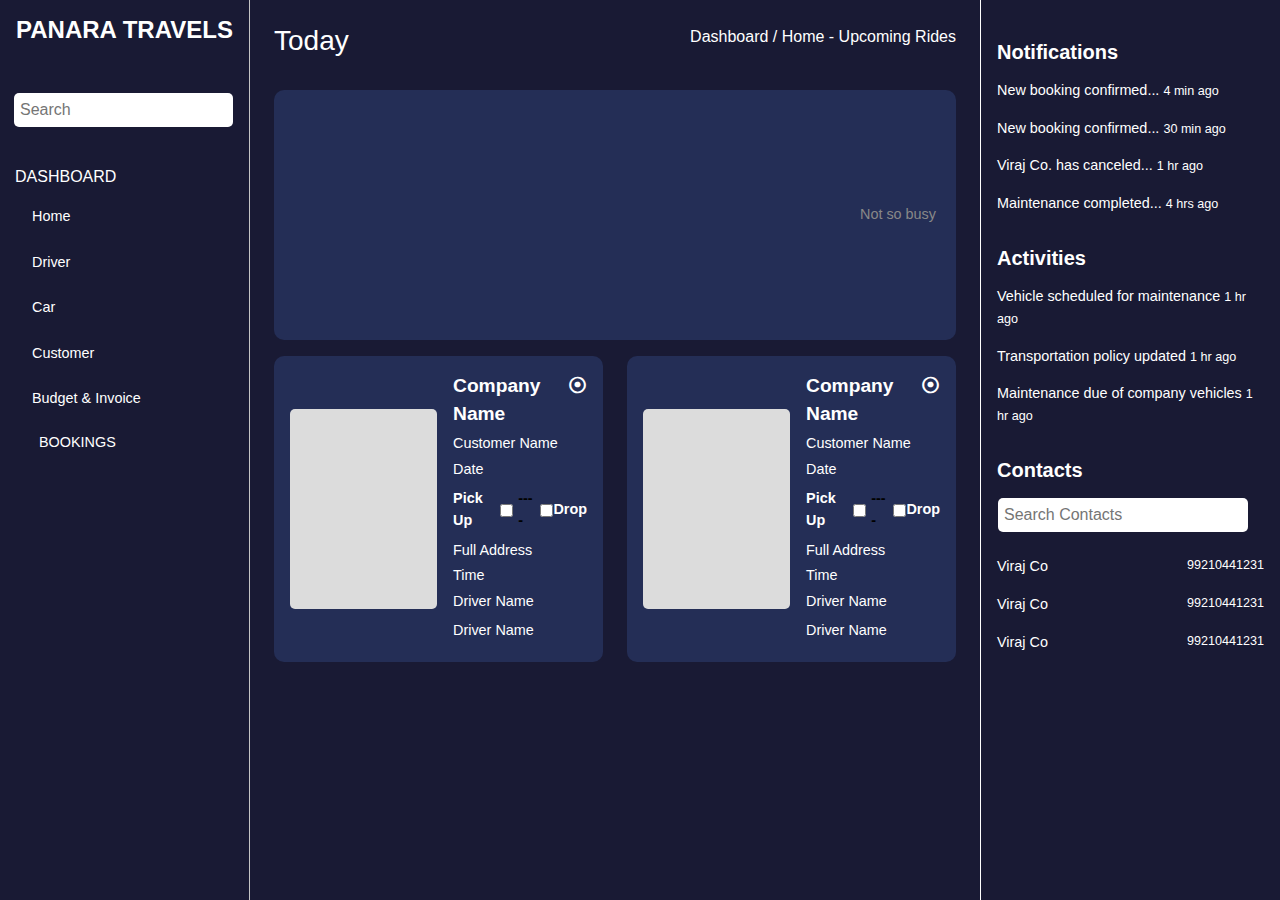
<file: index.html>
<!DOCTYPE html>
<html lang="en">
<head>
  <meta charset="UTF-8">
  <meta name="viewport" content="width=device-width, initial-scale=1.0">
  <title>Dashboard</title>
  <link href="https://cdn.jsdelivr.net/npm/bootstrap@5.3.0-alpha1/dist/css/bootstrap.min.css" rel="stylesheet">
  <link rel="stylesheet" href="Mainstyles.css">
  <style>
    /* Main content styling */  
    .chart-section {
      background-color: #242E56;
      border-radius: 10px;
      padding: 1rem;
      margin-bottom: 1rem;
      height: 250px;
      position: relative;
    }
  
    .chart-text {
      position: absolute;
      right: 20px;
      top: 50%;
      transform: translateY(-50%);
      font-size: 0.9rem;
      color: #888;
    }
  
    /* Ride cards */
    .ride-card {
      display: flex;
      align-items: center;
      background-color: #242E56;
      border-radius: 10px;
      padding: 1rem;
      margin-bottom: 1rem;
      color: black;
    }
  
    .white-square {
      width: 180px;
      height: 200px;
      background-color: #dcdcdc;
      border-radius: 5px;
      margin-right: 1rem;
    }
  
    .card-content {
      display: flex;
      flex-direction: column;
      flex-grow: 1;
    }
  
    .card-header {
      display: flex;
      justify-content: space-between;
      font-size: 1.2rem;
      font-weight: bold;
      color: rgb(255, 255, 255);
    }
  
    .card-body p {
      margin: 0.25rem 0;
      font-size: 0.9rem;
      color: 
      rgb(255, 255, 255);
    }
  
    .pickup-drop {
      display: flex;
      align-items: center;
      font-weight: bold;
      font-size: 0.9rem;
    }
  
    .pickup-drop span {
      margin: 0 5px;
    }
  </style>
</head>
<body>

  <!-- Sidebar -->
  <div class="sidebar">
    <h4>PANARA TRAVELS</h4>
    <br>
    <div class="search-bar" style="margin-left: 14px;">
      <input type="text" placeholder="Search" aria-label="Search">
    </div>
    <br>
    <h6 style="margin-left: 15PX;">DASHBOARD</h6>
    <a href="./index.html"><i class="bi bi-house"></i>Home</a>
    <a href="./driverpage.html"><i class="bi bi-person"></i>Driver</a>
    <a href="./carpage.html"><i class="bi bi-car-front"></i>Car</a>
    <a href="./customerservice.html"><i class="bi bi-people"></i>Customer</a>
    <a href="./budgetandinvoice.html"><i class="bi bi-currency-dollar"></i>Budget & Invoice</a>
    <h6 style="margin-left: 15PX;"><a href="./bookings.html">BOOKINGS</a></h6>
  </div>

  <!-- Main Content -->
  <div class="main-content">
    <div class="main-header mb-4">
      <h3>Today</h3>
      <p>Dashboard / Home - Upcoming Rides</p>
    </div>

    <div class="chart-section">
      <p class="chart-text">Not so busy</p>
    </div>

    <!-- Ride Cards -->
    <div class="row">
      <div class="col-md-6 col-lg-6">
        <div class="ride-card">
          <div class="white-square"></div>
          <div class="card-content">
            <div class="card-header">
              Company Name
              <span>⦿</span>
              
            </div>
            <div class="card-body">
              <p>Customer Name</p>
              <p>Date</p>
              <div class="pickup-drop">
                <p>Pick Up</p>
                <input type="checkbox">
                <span>----</span>
                <input type="checkbox">
                <p>Drop</p>
              </div>
              <p>Full Address</p>
              <p>Time</p>
              <p>Driver Name</p>
              <div style="display: flex; justify-content: space-between;">
                <p>Driver Name</p>
                <!-- <p>Car Number</p>    --> 
              </div>
            </div>
          </div>
        </div>
      </div>

      <div class="col-md-6 col-lg-6">
        <div class="ride-card">
          <div class="white-square"></div>
          <div class="card-content">
            <div class="card-header">
              Company Name
              <span>⦿</span>
             
            </div>
            <div class="card-body">
              <p>Customer Name</p>
              <p>Date</p>
              <div class="pickup-drop">
                <p>Pick Up</p>
                <input type="checkbox">
                <span>----</span>
                <input type="checkbox">
                <p>Drop</p>
              </div>
              <p>Full Address</p>
              <p>Time</p>
              <p>Driver Name</p>
              <div style="display: flex; justify-content: space-between;">
                <p>Driver Name</p>
               <!-- <p>Car Number</p>    --> 
              </div>
            </div>
          </div>
        </div>

      <!-- Additional Ride Cards can be added here -->

    </div>
  </div>

  <!-- Right Panel -->
  <div class="right-panel">
    <h5><a href="./notificationpage.html" style="text-decoration: none; color: white;">Notifications</a></h5>
    <div class="notification-item">New booking confirmed... <small>4 min ago</small></div>
    <div class="notification-item">New booking confirmed... <small>30 min ago</small></div>
    <div class="notification-item">Viraj Co. has canceled... <small>1 hr ago</small></div>
    <div class="notification-item">Maintenance completed... <small>4 hrs ago</small></div>

    <h5><a href="./activities.html" style="text-decoration: none; color: white;">Activities</a></h5>
    <div class="activity-item">Vehicle scheduled for maintenance <small>1 hr ago</small></div>
    <div class="activity-item">Transportation policy updated <small>1 hr ago</small></div>
    <div class="activity-item">Maintenance due of company vehicles <small>1 hr ago</small></div>

    <h5><a href="./contacts.html" style="text-decoration: none; color: white;">Contacts</a></h5>
    <div class="search-bar mt-3" style="margin-left: 1px;">
      <input type="text" placeholder="Search Contacts" aria-label="Search Contacts">
    </div>
    <div class="contact-item">Viraj Co <small>99210441231</small></div>
    <div class="contact-item">Viraj Co <small>99210441231</small></div>
    <div class="contact-item">Viraj Co <small>99210441231</small></div>
  </div>

  <script src="https://cdn.jsdelivr.net/npm/bootstrap@5.3.0-alpha1/dist/js/bootstrap.bundle.min.js"></script>
</body>
</html>
</file>
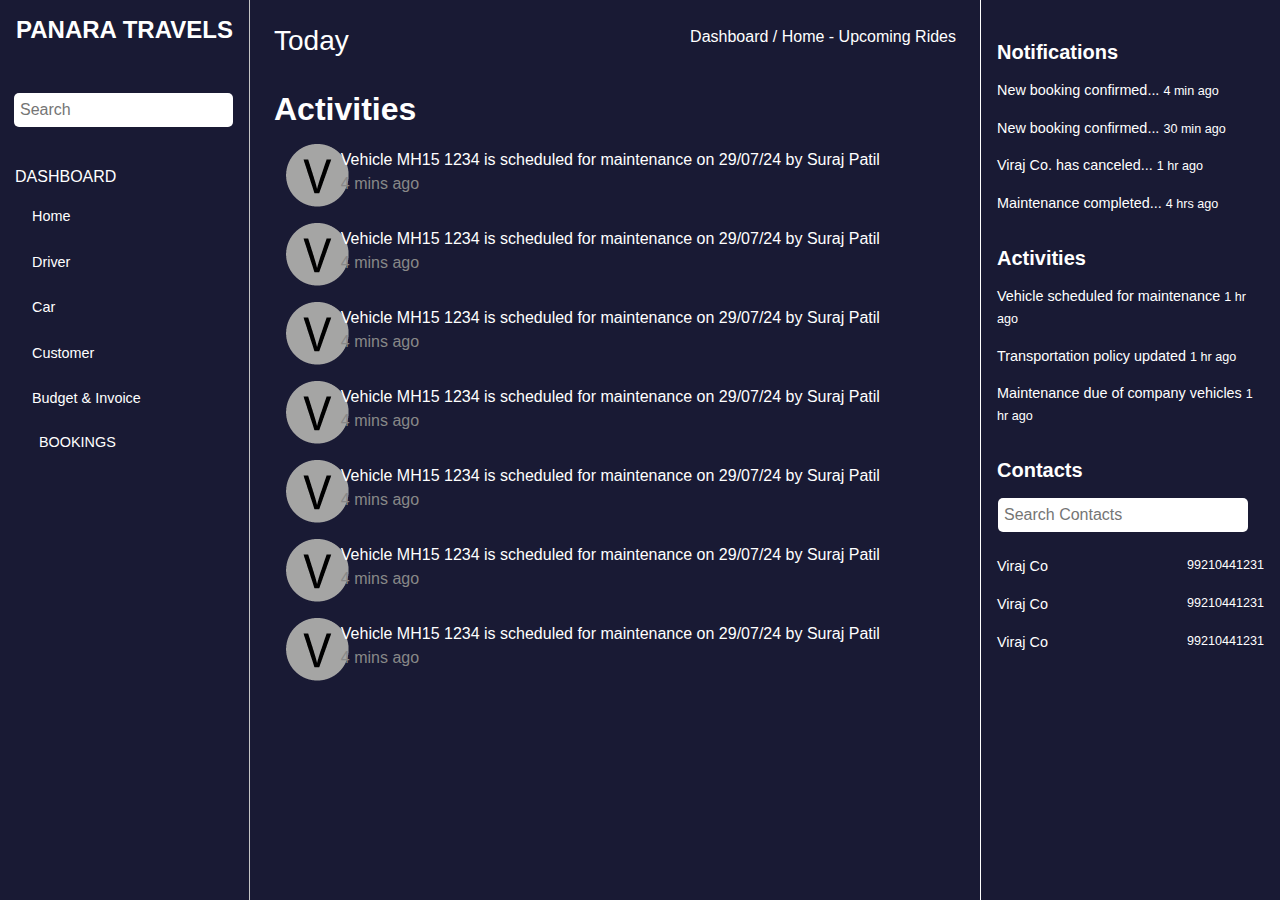
<file: activities.html>
<!DOCTYPE html>
<html lang="en">
<head>
  <meta charset="UTF-8">
  <meta name="viewport" content="width=device-width, initial-scale=1.0">
  <title>Activities</title>
  <link href="https://cdn.jsdelivr.net/npm/bootstrap@5.3.0-alpha1/dist/css/bootstrap.min.css" rel="stylesheet">
  <link rel="stylesheet" href="Mainstyles.css">
</head>
<body>

  <!-- Sidebar -->
  <div class="sidebar">
    <h4>PANARA TRAVELS</h4>
    <br>
    <div class="search-bar" style="margin-left: 14px;">
      <input type="text" placeholder="Search" aria-label="Search">
    </div>
    <br>
    <h6 style="margin-left: 15PX;">DASHBOARD</h6>
    <a href="./index.html"><i class="bi bi-house"></i>Home</a>
    <a href="./driverpage.html"><i class="bi bi-person"></i>Driver</a>
    <a href="./carpage.html"><i class="bi bi-car-front"></i>Car</a>
    <a href="./customerservice.html"><i class="bi bi-people"></i>Customer</a>
    <a href="./budgetandinvoice.html"><i class="bi bi-currency-dollar"></i>Budget & Invoice</a>
    <h6 style="margin-left: 15PX;"><a href="./bookings.html">BOOKINGS</a></h6>
    
  </div>

  <!-- Main Content -->
  <div class="main-content">
    <div class="main-header mb-4">
      <h3>Today</h3>
      <p>Dashboard / Home - Upcoming Rides</p>
    </div>

    <!-- <div class="row">
    </div>       -->

    <h2><b>Activities</b></h2>
    <div class="container row my-3">
      <div class="container col-1">
        <img src="./LogoIcon.png" alt="">
      </div>
      <div class="container col py-1">
        <div class="container row">
          Vehicle MH15 1234 is scheduled for maintenance on 29/07/24 by Suraj Patil
        </div>
        <div class="container row" style="color:#888;">
          4 mins ago
        </div>
      </div>
    </div>

    <div class="container row my-3">
      <div class="container col-1">
        <img src="./LogoIcon.png" alt="">
      </div>
      <div class="container col py-1">
        <div class="container row">
          Vehicle MH15 1234 is scheduled for maintenance on 29/07/24 by Suraj Patil
        </div>
        <div class="container row" style="color:#888;">
          4 mins ago
        </div>
      </div>
    </div>

    <div class="container row my-3">
      <div class="container col-1">
        <img src="./LogoIcon.png" alt="">
      </div>
      <div class="container col py-1">
        <div class="container row">
          Vehicle MH15 1234 is scheduled for maintenance on 29/07/24 by Suraj Patil
        </div>
        <div class="container row" style="color:#888;">
          4 mins ago
        </div>
      </div>
    </div>

    <div class="container row my-3">
      <div class="container col-1">
        <img src="./LogoIcon.png" alt="">
      </div>
      <div class="container col py-1">
        <div class="container row">
          Vehicle MH15 1234 is scheduled for maintenance on 29/07/24 by Suraj Patil
        </div>
        <div class="container row" style="color:#888;">
          4 mins ago
        </div>
      </div>
    </div>

    <div class="container row my-3">
      <div class="container col-1">
        <img src="./LogoIcon.png" alt="">
      </div>
      <div class="container col py-1">
        <div class="container row">
          Vehicle MH15 1234 is scheduled for maintenance on 29/07/24 by Suraj Patil
        </div>
        <div class="container row" style="color:#888;">
          4 mins ago
        </div>
      </div>
    </div>

    <div class="container row my-3">
      <div class="container col-1">
        <img src="./LogoIcon.png" alt="">
      </div>
      <div class="container col py-1">
        <div class="container row">
          Vehicle MH15 1234 is scheduled for maintenance on 29/07/24 by Suraj Patil
        </div>
        <div class="container row" style="color:#888;">
          4 mins ago
        </div>
      </div>
    </div>

    <div class="container row my-3">
      <div class="container col-1">
        <img src="./LogoIcon.png" alt="">
      </div>
      <div class="container col py-1">
        <div class="container row">
          Vehicle MH15 1234 is scheduled for maintenance on 29/07/24 by Suraj Patil
        </div>
        <div class="container row" style="color:#888;">
          4 mins ago
        </div>
      </div>
    </div>
  </div>

  <!-- Right Panel -->
  <div class="right-panel">
    <h5><a href="./notificationpage.html" style="text-decoration: none; color: white;">Notifications</a></h5>
    <div class="notification-item">New booking confirmed... <small>4 min ago</small></div>
    <div class="notification-item">New booking confirmed... <small>30 min ago</small></div>
    <div class="notification-item">Viraj Co. has canceled... <small>1 hr ago</small></div>
    <div class="notification-item">Maintenance completed... <small>4 hrs ago</small></div>

    <h5><a href="./activities.html" style="text-decoration: none; color: white;">Activities</a></h5>
    <div class="activity-item">Vehicle scheduled for maintenance <small>1 hr ago</small></div>
    <div class="activity-item">Transportation policy updated <small>1 hr ago</small></div>
    <div class="activity-item">Maintenance due of company vehicles <small>1 hr ago</small></div>

    <h5><a href="./contacts.html" style="text-decoration: none; color: white;">Contacts</a></h5>
    <div class="search-bar mt-3" style="margin-left: 1px;">
      <input type="text" placeholder="Search Contacts" aria-label="Search Contacts">
    </div>
    <div class="contact-item">Viraj Co <small>99210441231</small></div>
    <div class="contact-item">Viraj Co <small>99210441231</small></div>
    <div class="contact-item">Viraj Co <small>99210441231</small></div>
  </div>

  <script src="https://cdn.jsdelivr.net/npm/bootstrap@5.3.0-alpha1/dist/js/bootstrap.bundle.min.js"></script>
</body>
</html>
</file>
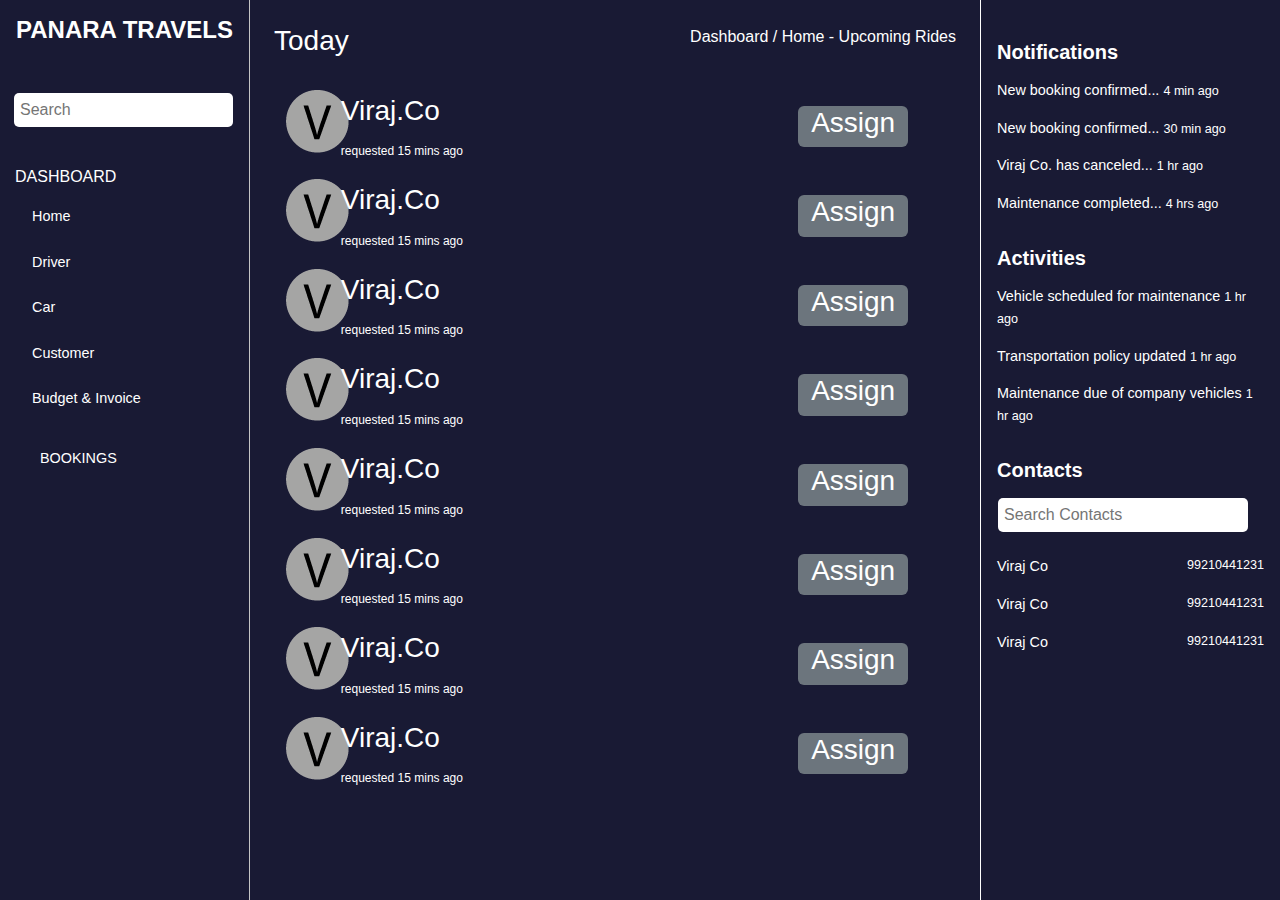
<file: bookings.html>
<!DOCTYPE html>
<html lang="en">
<head>
  <meta charset="UTF-8">
  <meta name="viewport" content="width=device-width, initial-scale=1.0">
  <title>Bookings</title>
  <link href="https://cdn.jsdelivr.net/npm/bootstrap@5.3.0-alpha1/dist/css/bootstrap.min.css" rel="stylesheet">
  <link rel="stylesheet" href="Mainstyles.css">
  <style>
    /* Main content styling */  
    .chart-section {
      background-color: #444;
      border-radius: 10px;
      padding: 1rem;
      margin-bottom: 1rem;
      height: 250px;
      position: relative;
    }
  
    .chart-text {
      position: absolute;
      right: 20px;
      top: 50%;
      transform: translateY(-50%);
      font-size: 0.9rem;
      color: #888;
    }
  
    /* Ride cards */
    .ride-card {
      display: flex;
      align-items: center;
      background-color: #7b7b7b;
      border-radius: 10px;
      padding: 1rem;
      margin-bottom: 1rem;
      color: black;
    }
  
    .white-square {
      width: 180px;
      height: 200px;
      background-color: #dcdcdc;
      border-radius: 5px;
      margin-right: 1rem;
    }
  
    .card-content {
      display: flex;
      flex-direction: column;
      flex-grow: 1;
    }
  
    .card-header {
      display: flex;
      justify-content: space-between;
      font-size: 1.2rem;
      font-weight: bold;
      color: black;
    }
  
    .card-body p {
      margin: 0.25rem 0;
      font-size: 0.9rem;
      color: black;
    }
  
    .pickup-drop {
      display: flex;
      align-items: center;
      font-weight: bold;
      font-size: 0.9rem;
    }
  
    .pickup-drop span {
      margin: 0 5px;
    }
  </style>
</head>
<body>

  <!-- Sidebar -->
  <div class="sidebar">
    <h4>PANARA TRAVELS</h4>
    <br>
    <div class="search-bar" style="margin-left: 14px;">
      <input type="text" placeholder="Search" aria-label="Search">
    </div>
    <br>
    <h6 style="margin-left: 15PX;">DASHBOARD</h6>
    <a href="./index.html"><i class="bi bi-house"></i>Home</a>
    <a href="./driverpage.html"><i class="bi bi-person"></i>Driver</a>
    <a href="./carpage.html"><i class="bi bi-car-front"></i>Car</a>
    <a href="./customerservice.html"><i class="bi bi-people"></i>Customer</a>
    <a href="./budgetandinvoice.html"><i class="bi bi-currency-dollar"></i>Budget & Invoice</a>
    <h5><a href="./bookings.html">BOOKINGS</a></h5>
  </div>

  <!-- Main Content -->
  <div class="main-content">
    <div class="main-header mb-4">
      <h3>Today</h3>
      <p>Dashboard / Home - Upcoming Rides</p>
    </div>
    <div class="container row my-3">
        <div class="container col-1">
          <img src="./LogoIcon.png" alt="">
        </div>
        <div class="container col my-auto py-1">
            <h3>Viraj.Co</h3> 
            <sub>requested 15 mins ago</sub>
        </div>
        <div class="container col-2 bg-secondary my-3 mx-4 rounded-2">
            <h3 style="text-align: center;" class="my-auto">Assign</h3>
        </div>
      </div>
      <div class="container row my-3">
        <div class="container col-1">
          <img src="./LogoIcon.png" alt="">
        </div>
        <div class="container col my-auto py-1">
            <h3>Viraj.Co</h3> 
            <sub>requested 15 mins ago</sub>
        </div>
        <div class="container col-2 bg-secondary my-3 mx-4 rounded-2">
            <h3 style="text-align: center;" class="my-auto">Assign</h3>
        </div>
      </div>
      <div class="container row my-3">
        <div class="container col-1">
          <img src="./LogoIcon.png" alt="">
        </div>
        <div class="container col my-auto py-1">
            <h3>Viraj.Co</h3> 
            <sub>requested 15 mins ago</sub>
        </div>
        <div class="container col-2 bg-secondary my-3 mx-4 rounded-2">
            <h3 style="text-align: center;" class="my-auto">Assign</h3>
        </div>
      </div>
      <div class="container row my-3">
        <div class="container col-1">
          <img src="./LogoIcon.png" alt="">
        </div>
        <div class="container col my-auto py-1">
            <h3>Viraj.Co</h3> 
            <sub>requested 15 mins ago</sub>
        </div>
        <div class="container col-2 bg-secondary my-3 mx-4 rounded-2">
            <h3 style="text-align: center;" class="my-auto">Assign</h3>
        </div>
      </div>
      <div class="container row my-3">
        <div class="container col-1">
          <img src="./LogoIcon.png" alt="">
        </div>
        <div class="container col my-auto py-1">
            <h3>Viraj.Co</h3> 
            <sub>requested 15 mins ago</sub>
        </div>
        <div class="container col-2 bg-secondary my-3 mx-4 rounded-2">
            <h3 style="text-align: center;" class="my-auto">Assign</h3>
        </div>
      </div>
      <div class="container row my-3">
        <div class="container col-1">
          <img src="./LogoIcon.png" alt="">
        </div>
        <div class="container col my-auto py-1">
            <h3>Viraj.Co</h3> 
            <sub>requested 15 mins ago</sub>
        </div>
        <div class="container col-2 bg-secondary my-3 mx-4 rounded-2">
            <h3 style="text-align: center;" class="my-auto">Assign</h3>
        </div>
      </div>
      <div class="container row my-3">
        <div class="container col-1">
          <img src="./LogoIcon.png" alt="">
        </div>
        <div class="container col my-auto py-1">
            <h3>Viraj.Co</h3> 
            <sub>requested 15 mins ago</sub>
        </div>
        <div class="container col-2 bg-secondary my-3 mx-4 rounded-2">
            <h3 style="text-align: center;" class="my-auto">Assign</h3>
        </div>
      </div>
      <div class="container row my-3">
        <div class="container col-1">
          <img src="./LogoIcon.png" alt="">
        </div>
        <div class="container col my-auto py-1">
            <h3>Viraj.Co</h3> 
            <sub>requested 15 mins ago</sub>
        </div>
        <div class="container col-2 bg-secondary my-3 mx-4 rounded-2">
            <h3 style="text-align: center;" class="my-auto">Assign</h3>
        </div>
      </div>
  </div>

  <!-- Right Panel -->
  <div class="right-panel">
    <h5><a href="./notificationpage.html" style="text-decoration: none; color: white;">Notifications</a></h5>
    <div class="notification-item">New booking confirmed... <small>4 min ago</small></div>
    <div class="notification-item">New booking confirmed... <small>30 min ago</small></div>
    <div class="notification-item">Viraj Co. has canceled... <small>1 hr ago</small></div>
    <div class="notification-item">Maintenance completed... <small>4 hrs ago</small></div>

    <h5><a href="./activities.html" style="text-decoration: none; color: white;">Activities</a></h5>
    <div class="activity-item">Vehicle scheduled for maintenance <small>1 hr ago</small></div>
    <div class="activity-item">Transportation policy updated <small>1 hr ago</small></div>
    <div class="activity-item">Maintenance due of company vehicles <small>1 hr ago</small></div>

    <h5><a href="./contacts.html" style="text-decoration: none; color: white;">Contacts</a></h5>
    <div class="search-bar mt-3" style="margin-left: 1px;">
      <input type="text" placeholder="Search Contacts" aria-label="Search Contacts">
    </div>
    <div class="contact-item">Viraj Co <small>99210441231</small></div>
    <div class="contact-item">Viraj Co <small>99210441231</small></div>
    <div class="contact-item">Viraj Co <small>99210441231</small></div>
  </div>

  <script src="https://cdn.jsdelivr.net/npm/bootstrap@5.3.0-alpha1/dist/js/bootstrap.bundle.min.js"></script>
</body>
</html>
</file>
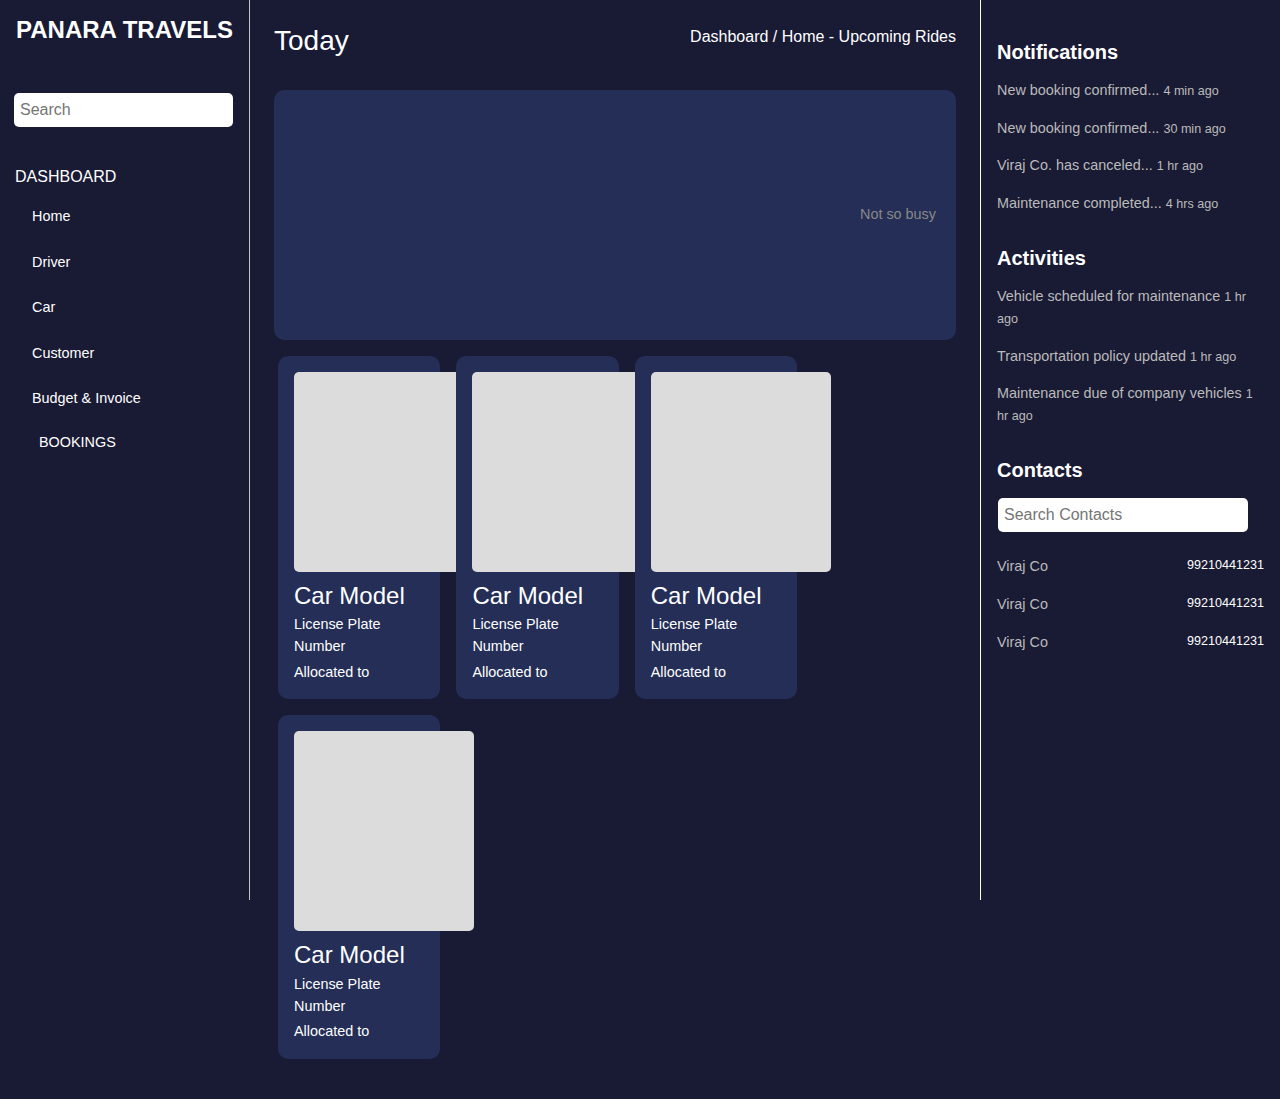
<file: carpage.html>
<!DOCTYPE html>
<html lang="en">
<head>
    <meta charset="UTF-8">
    <meta name="viewport" content="width=device-width, initial-scale=1.0">
    <title>Cars</title>

    <link href="https://cdn.jsdelivr.net/npm/bootstrap@5.3.0-alpha1/dist/css/bootstrap.min.css" rel="stylesheet">
    <link rel="stylesheet" href="Mainstyles.css">
  <style>
    
    /* Main content styling */
   
    .chart-section {
      background-color: #242E56;
      border-radius: 10px;
      padding: 1rem;
      margin-bottom: 1rem;
      height: 250px;
      position: relative;
    }
    .chart-text {
      position: absolute;
      right: 20px;
      top: 50%;
      transform: translateY(-50%);
      font-size: 0.9rem;
      color: #888;
    }

    /* Ride cards */
    .ride-card {
      display: flex;
      align-items: center;
      background-color: #7b7b7b;
      border-radius: 10px;
      padding: 1rem;
      margin-bottom: 1rem;
      color: black;
    }
    .white-square {
      width: 180px;
      height: 200px;
      background-color: #dcdcdc;
      border-radius: 5px;
      margin-right: 1rem;
    }
    .card-content {
      display: flex;
      flex-direction: column;
      flex-grow: 1;
    }
    .card-header {
      display: flex;
      justify-content: space-between;
      font-size: 1.2rem;
      font-weight: bold;
      color: black;
    }
    .card-body p {
      margin: 0.25rem 0;
      font-size: 0.9rem;
      color: rgb(255, 255, 255);
    }
    .pickup-drop {
      display: flex;
      align-items: center;
      font-weight: bold;
      font-size: 0.9rem;
    }
    .pickup-drop span {
      margin: 0 5px;
    }

    /* Driver cards */
    .driver-card {
      background-color: #242E56;
      border-radius: 10px;
      padding: 1rem;
      margin-bottom: 1rem;
      color: rgb(255, 255, 255);
    }
    
    /* Right Panel */
    
    .notification-item, .activity-item, .contact-item {
      font-size: 0.9rem;
      padding: 0.5rem 0;
      color: #bbb;
    }
    
  </style>

</head>
<body>

    <!-- Sidebar -->
    <div class="sidebar">
        <h4>PANARA TRAVELS</h4>
        <br>
        <div class="search-bar" style="margin-left: 14px;">
            <input type="text" placeholder="Search" aria-label="Search">
        </div>
        <br>
        <h6 style="margin-left: 15PX;">DASHBOARD</h6>
        <a href="./index.html"><i class="bi bi-house"></i>Home</a>
    <a href="./driverpage.html"><i class="bi bi-person"></i>Driver</a>
    <a href="./carpage.html"><i class="bi bi-car-front"></i>Car</a>
    <a href="./customerservice.html"><i class="bi bi-people"></i>Customer</a>
    <a href="./budgetandinvoice.html"><i class="bi bi-currency-dollar"></i>Budget & Invoice</a>
    <h6 style="margin-left: 15PX;"><a href="./bookings.html">BOOKINGS</a></h6>
    </div>
    
    <!-- Main Content -->
    <div class="main-content">
        <div class="main-header mb-4">
            <h3>Today</h3>
            <p>Dashboard / Home - Upcoming Rides</p>
        </div>
    
        <div class="chart-section">
            <p class="chart-text">Not so busy</p>
        </div>
    
        <!-- Car Cards -->
        <div class="row">
            <div class="driver-card" style="width:23%; margin-left: 16px;">
                <div class="card-body">
                    <div class="white-square"></div>
                    <h4 class="card-title" style="padding-top:10px ;">Car Model</h4>
                    <p class="card-text">License Plate Number</p>
                    <p class="card-text">Allocated to</p>
                    <!-- <a href="#" class="btn btn-primary">See Profile</a> -->
                </div>
            </div>
            <div class="driver-card" style="width:23%; margin-left: 16px;">
                <div class="card-body">
                    <div class="white-square"></div>
                    <h4 class="card-title" style="padding-top:10px ;">Car Model</h4>
                    <p class="card-text">License Plate Number</p>
                    <p class="card-text">Allocated to</p>
                    <!-- <a href="#" class="btn btn-primary">See Profile</a> -->
                </div>
            </div>
            <div class="driver-card" style="width:23%; margin-left: 16px;">
                <div class="card-body">
                    <div class="white-square"></div>
                    <h4 class="card-title" style="padding-top:10px ;">Car Model</h4>
                    <p class="card-text">License Plate Number</p>
                    <p class="card-text">Allocated to</p>
                    <!-- <a href="#" class="btn btn-primary">See Profile</a> -->
                </div>
            </div>
            <div class="driver-card" style="width:23%; margin-left: 16px;">
                <div class="card-body">
                    <div class="white-square"></div>
                    <h4 class="card-title" style="padding-top:10px ;">Car Model</h4>
                    <p class="card-text">License Plate Number</p>
                    <p class="card-text">Allocated to</p>
                    <!-- <a href="#" class="btn btn-primary">See Profile</a> -->
                </div>
            </div>
    
        <!-- Right Panel -->
        <div class="right-panel">
          <h5><a href="./notificationpage.html" style="text-decoration: none; color: white;">Notifications</a></h5>
          <div class="notification-item">New booking confirmed... <small>4 min ago</small></div>
          <div class="notification-item">New booking confirmed... <small>30 min ago</small></div>
          <div class="notification-item">Viraj Co. has canceled... <small>1 hr ago</small></div>
          <div class="notification-item">Maintenance completed... <small>4 hrs ago</small></div>
      
          <h5><a href="./activities.html" style="text-decoration: none; color: white;">Activities</a></h5>
          <div class="activity-item">Vehicle scheduled for maintenance <small>1 hr ago</small></div>
          <div class="activity-item">Transportation policy updated <small>1 hr ago</small></div>
          <div class="activity-item">Maintenance due of company vehicles <small>1 hr ago</small></div>
      
          <h5><a href="./contacts.html" style="text-decoration: none; color: white;">Contacts</a></h5>
          <div class="search-bar mt-3" style="margin-left: 1px;">
            <input type="text" placeholder="Search Contacts" aria-label="Search Contacts">
          </div>
          <div class="contact-item">Viraj Co <small>99210441231</small></div>
          <div class="contact-item">Viraj Co <small>99210441231</small></div>
          <div class="contact-item">Viraj Co <small>99210441231</small></div>
        </div>
    
</body>
</html>
</file>
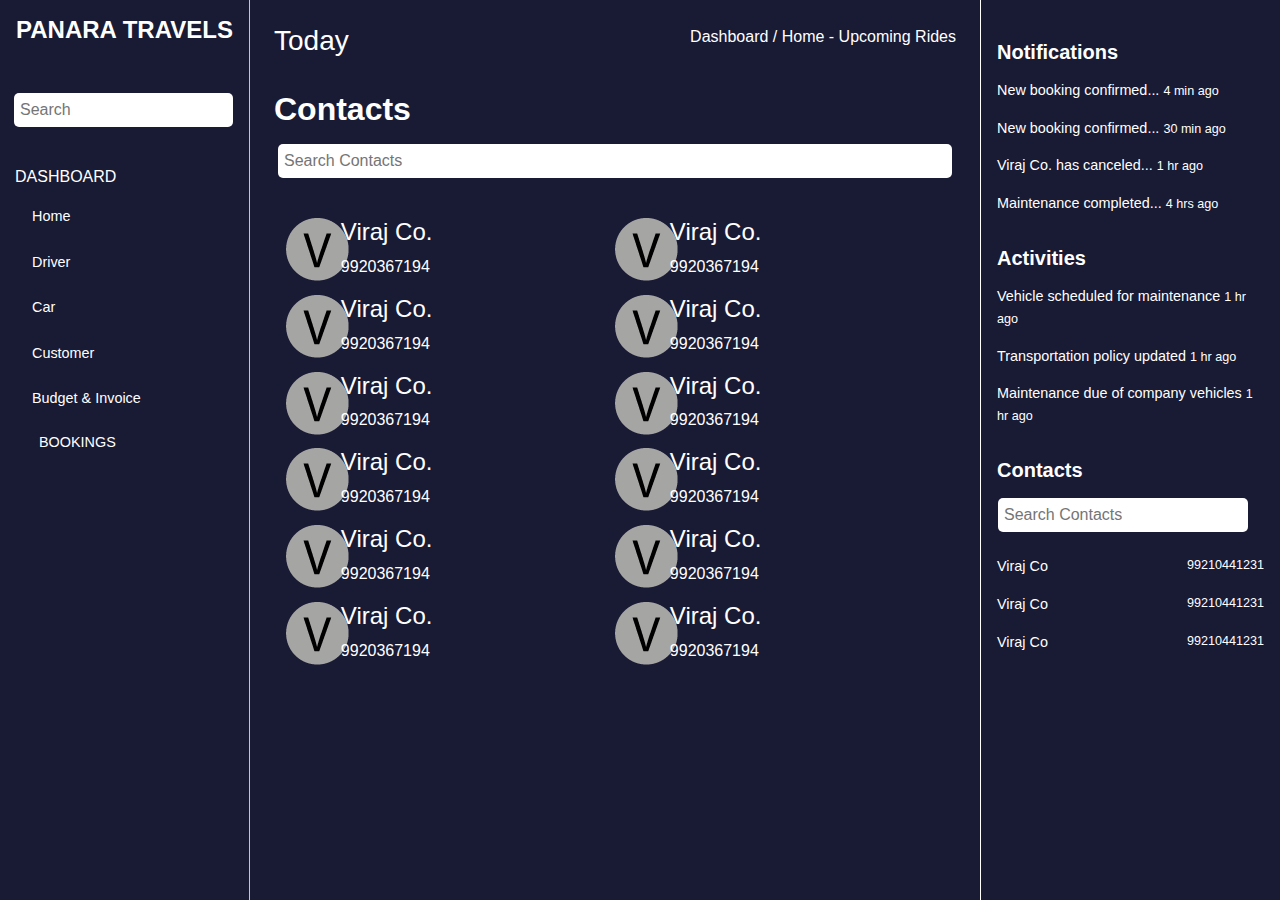
<file: contacts.html>
<!DOCTYPE html>
<html lang="en">
<head>
  <meta charset="UTF-8">
  <meta name="viewport" content="width=device-width, initial-scale=1.0">
  <title>Contacts</title>
  <link href="https://cdn.jsdelivr.net/npm/bootstrap@5.3.0-alpha1/dist/css/bootstrap.min.css" rel="stylesheet">
  <link rel="stylesheet" href="Mainstyles.css">
</head>
<body>

  <!-- Sidebar -->
  <div class="sidebar">
    <h4>PANARA TRAVELS</h4>
    <br>
    <div class="search-bar" style="margin-left: 14px;">
      <input type="text" placeholder="Search" aria-label="Search">
    </div>
    <br>
    <h6 style="margin-left: 15PX;">DASHBOARD</h6>
    <a href="./index.html"><i class="bi bi-house"></i>Home</a>
    <a href="./driverpage.html"><i class="bi bi-person"></i>Driver</a>
    <a href="./carpage.html"><i class="bi bi-car-front"></i>Car</a>
    <a href="./customerservice.html"><i class="bi bi-people"></i>Customer</a>
    <a href="./budgetandinvoice.html"><i class="bi bi-currency-dollar"></i>Budget & Invoice</a>
    <h6 style="margin-left: 15PX;"><a href="./bookings.html">BOOKINGS</a></h6>
  </div>

  <!-- Main Content -->
  <div class="main-content">
    <div class="main-header mb-4">
      <h3>Today</h3>
      <p>Dashboard / Home - Upcoming Rides</p>
    </div>

    <!-- <div class="row">
    </div>       -->

    <h2><b>Contacts</b></h2>
    <div class="search-bar mx-1" style="margin-left: 1px;">
        <input type="text" placeholder="Search Contacts" aria-label="Search Contacts">
    </div>
    <br>
    <div class="container row">
        <!-- left side -->
        <div class="container col-6">
            <div class="conainer row">
                <div class="container col-2">
                    <img src="./LogoIcon.png" alt="">
                </div>
                <div class="container col">
                    <h4>Viraj Co.</h4>
                    <p>9920367194</p>
                </div>
                <div class="container col-2"></div>
            </div>
            <div class="conainer row">
                <div class="container col-2">
                    <img src="./LogoIcon.png" alt="">
                </div>
                <div class="container col">
                    <h4>Viraj Co.</h4>
                    <p>9920367194</p>
                </div>
                <div class="container col-2"></div>
            </div>
            <div class="conainer row">
                <div class="container col-2">
                    <img src="./LogoIcon.png" alt="">
                </div>
                <div class="container col">
                    <h4>Viraj Co.</h4>
                    <p>9920367194</p>
                </div>
                <div class="container col-2"></div>
            </div>
            <div class="conainer row">
                <div class="container col-2">
                    <img src="./LogoIcon.png" alt="">
                </div>
                <div class="container col">
                    <h4>Viraj Co.</h4>
                    <p>9920367194</p>
                </div>
                <div class="container col-2"></div>
            </div>
            <div class="conainer row">
                <div class="container col-2">
                    <img src="./LogoIcon.png" alt="">
                </div>
                <div class="container col">
                    <h4>Viraj Co.</h4>
                    <p>9920367194</p>
                </div>
                <div class="container col-2"></div>
            </div>
            <div class="conainer row">
                <div class="container col-2">
                    <img src="./LogoIcon.png" alt="">
                </div>
                <div class="container col">
                    <h4>Viraj Co.</h4>
                    <p>9920367194</p>
                </div>
                <div class="container col-2"></div>
            </div>
        </div>

        <!-- right side -->
        <div class="container col-6">
            <div class="conainer row">
                <div class="container col-2">
                    <img src="./LogoIcon.png" alt="">
                </div>
                <div class="container col">
                    <h4>Viraj Co.</h4>
                    <p>9920367194</p>
                </div>
                <div class="container col-2"></div>
            </div>
            <div class="conainer row">
                <div class="container col-2">
                    <img src="./LogoIcon.png" alt="">
                </div>
                <div class="container col">
                    <h4>Viraj Co.</h4>
                    <p>9920367194</p>
                </div>
                <div class="container col-2"></div>
            </div>
            <div class="conainer row">
                <div class="container col-2">
                    <img src="./LogoIcon.png" alt="">
                </div>
                <div class="container col">
                    <h4>Viraj Co.</h4>
                    <p>9920367194</p>
                </div>
                <div class="container col-2"></div>
            </div>
            <div class="conainer row">
                <div class="container col-2">
                    <img src="./LogoIcon.png" alt="">
                </div>
                <div class="container col">
                    <h4>Viraj Co.</h4>
                    <p>9920367194</p>
                </div>
                <div class="container col-2"></div>
            </div>
            <div class="conainer row">
                <div class="container col-2">
                    <img src="./LogoIcon.png" alt="">
                </div>
                <div class="container col">
                    <h4>Viraj Co.</h4>
                    <p>9920367194</p>
                </div>
                <div class="container col-2"></div>
            </div>
            <div class="conainer row">
                <div class="container col-2">
                    <img src="./LogoIcon.png" alt="">
                </div>
                <div class="container col">
                    <h4>Viraj Co.</h4>
                    <p>9920367194</p>
                </div>
                <div class="container col-2"></div>
            </div>
        </div>
    </div>
    

  <!-- Right Panel -->
  <div class="right-panel">
    <h5><a href="./notificationpage.html" style="text-decoration: none; color: white;">Notifications</a></h5>
    <div class="notification-item">New booking confirmed... <small>4 min ago</small></div>
    <div class="notification-item">New booking confirmed... <small>30 min ago</small></div>
    <div class="notification-item">Viraj Co. has canceled... <small>1 hr ago</small></div>
    <div class="notification-item">Maintenance completed... <small>4 hrs ago</small></div>

    <h5><a href="./activities.html" style="text-decoration: none; color: white;">Activities</a></h5>
    <div class="activity-item">Vehicle scheduled for maintenance <small>1 hr ago</small></div>
    <div class="activity-item">Transportation policy updated <small>1 hr ago</small></div>
    <div class="activity-item">Maintenance due of company vehicles <small>1 hr ago</small></div>

    <h5><a href="./contacts.html" style="text-decoration: none; color: white;">Contacts</a></h5>
    <div class="search-bar mt-3" style="margin-left: 1px;">
      <input type="text" placeholder="Search Contacts" aria-label="Search Contacts">
    </div>
    <div class="contact-item">Viraj Co <small>99210441231</small></div>
    <div class="contact-item">Viraj Co <small>99210441231</small></div>
    <div class="contact-item">Viraj Co <small>99210441231</small></div>
  </div>

  <script src="https://cdn.jsdelivr.net/npm/bootstrap@5.3.0-alpha1/dist/js/bootstrap.bundle.min.js"></script>
</body>
</html>
</file>
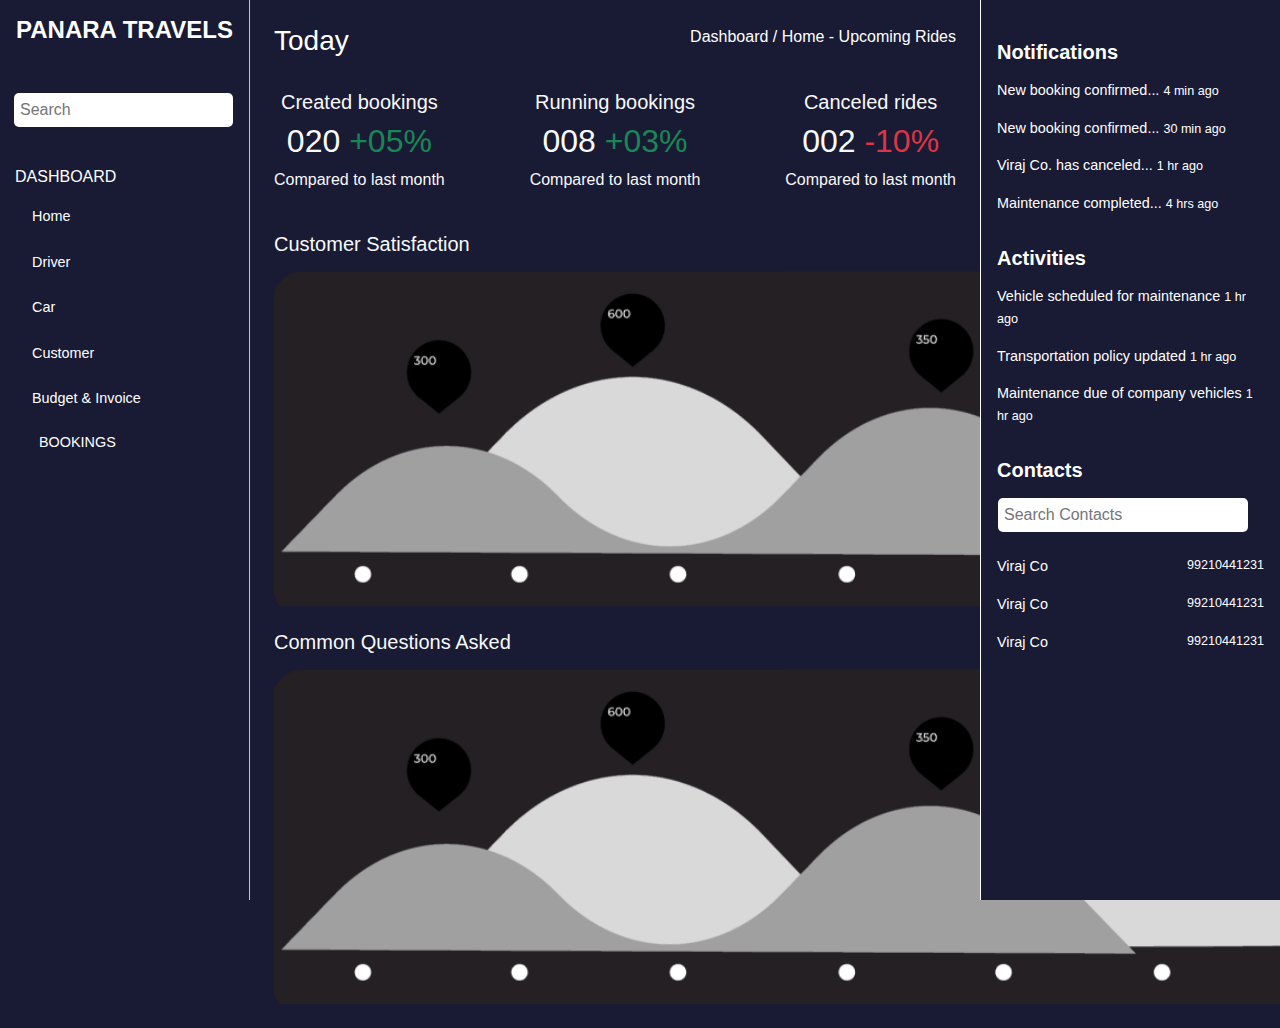
<file: customerservice.html>
<!DOCTYPE html>
<html lang="en">
<head>
    <meta charset="UTF-8">
    <meta name="viewport" content="width=device-width, initial-scale=1.0">
    <title>Document</title>
    <link href="https://cdn.jsdelivr.net/npm/bootstrap@5.3.0-alpha1/dist/css/bootstrap.min.css" rel="stylesheet">
    <link rel="stylesheet" href="Mainstyles.css">
     

</head>
<body>
   <!-- Sidebar -->
  <div class="sidebar">
    <h4>PANARA TRAVELS</h4>
    <br>
    <div class="search-bar" style="margin-left: 14px;">
      <input type="text" placeholder="Search" aria-label="Search">
    </div>
    <br>
    <h6 style="margin-left: 15PX;">DASHBOARD</h6>
    <a href="./index.html"><i class="bi bi-house"></i>Home</a>
    <a href="./driverpage.html"><i class="bi bi-person"></i>Driver</a>
    <a href="./carpage.html"><i class="bi bi-car-front"></i>Car</a>
    <a href="./customerservice.html"><i class="bi bi-people"></i>Customer</a>
    <a href="./budgetandinvoice.html"><i class="bi bi-currency-dollar"></i>Budget & Invoice</a>
    <h6 style="margin-left: 15PX;"><a href="./bookings.html">BOOKINGS</a></h6>
  </div>

  <!-- Main Content -->
  <div class="main-content">
    <div class="main-header mb-4">
      <h3>Today</h3>
      <p>Dashboard / Home - Upcoming Rides</p>
    </div>
    <div class="d-flex justify-content-between mb-4">
        <div class="text-center text-light">
            <h5>Created bookings</h5>
            <h2>020 <span class="text-success">+05%</span></h2>
            <p>Compared to last month</p>
        </div>
        <div class="text-center text-light">
            <h5>Running bookings</h5>
            <h2>008 <span class="text-success">+03%</span></h2>
            <p>Compared to last month</p>
        </div>
        <div class="text-center text-light">
            <h5>Canceled rides</h5>
            <h2>002 <span class="text-danger">-10%</span></h2>
            <p>Compared to last month</p>
        </div>
    </div>

<!-- Dashboard Content (Customer Satisfaction and Common Questions) -->
<div class="row">
    <div class="col-md-12">
        <h5 class="text-light">Customer Satisfaction</h5>
        <img src="./cOMMON Q.png" alt="" style="height: 38vh;">
     
           
           </div>
        
    </div>
    
    <div class="col-md-12 mt-4">
        <h5 class="text-light">Common Questions Asked</h5>
        <img src="./cOMMON Q.png" alt="" style="height: 38vh;">
       
          
        </div>
    </div>
</div>
</div>
    <!-- Right Panel -->
    <div class="right-panel">
      <h5><a href="./notificationpage.html" style="text-decoration: none; color: white;">Notifications</a></h5>
      <div class="notification-item">New booking confirmed... <small>4 min ago</small></div>
      <div class="notification-item">New booking confirmed... <small>30 min ago</small></div>
      <div class="notification-item">Viraj Co. has canceled... <small>1 hr ago</small></div>
      <div class="notification-item">Maintenance completed... <small>4 hrs ago</small></div>
  
      <h5><a href="./activities.html" style="text-decoration: none; color: white;">Activities</a></h5>
      <div class="activity-item">Vehicle scheduled for maintenance <small>1 hr ago</small></div>
      <div class="activity-item">Transportation policy updated <small>1 hr ago</small></div>
      <div class="activity-item">Maintenance due of company vehicles <small>1 hr ago</small></div>
  
      <h5><a href="./contacts.html" style="text-decoration: none; color: white;">Contacts</a></h5>
      <div class="search-bar mt-3" style="margin-left: 1px;">
        <input type="text" placeholder="Search Contacts" aria-label="Search Contacts">
      </div>
      <div class="contact-item">Viraj Co <small>99210441231</small></div>
      <div class="contact-item">Viraj Co <small>99210441231</small></div>
      <div class="contact-item">Viraj Co <small>99210441231</small></div>
    </div>

  <script src="https://cdn.jsdelivr.net/npm/bootstrap@5.3.0-alpha1/dist/js/bootstrap.bundle.min.js"></script>


</body>
</html>
</file>
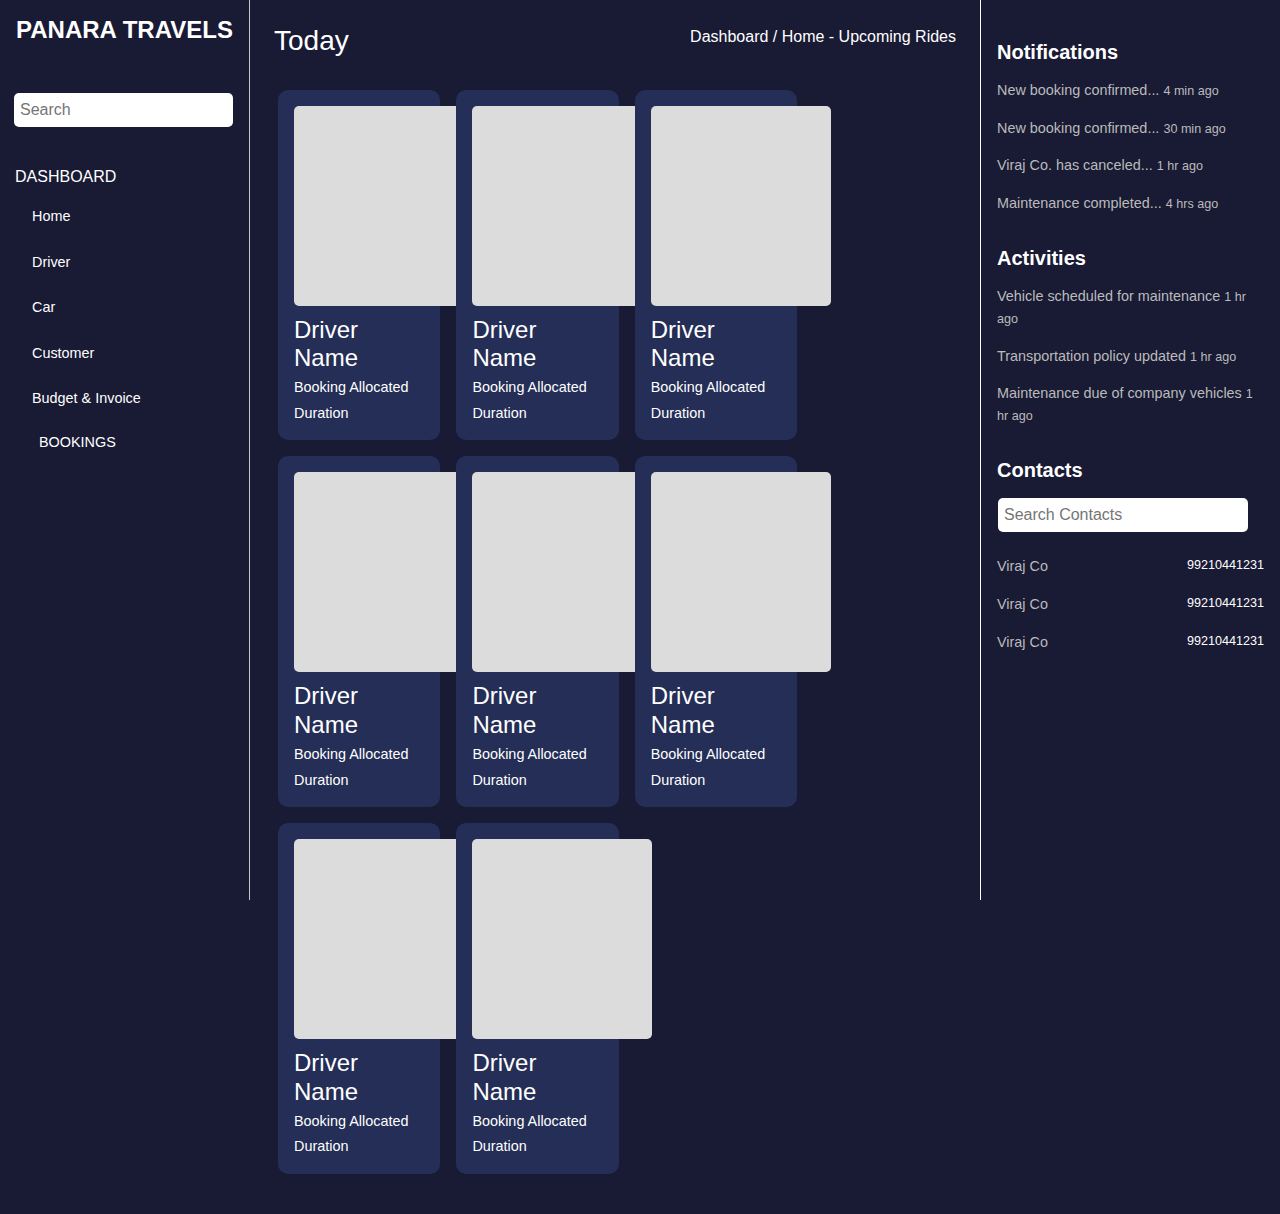
<file: driverpage.html>
<!DOCTYPE html>
<html lang="en">
<head>
    <meta charset="UTF-8">
    <meta name="viewport" content="width=device-width, initial-scale=1.0">
    <title>Driver</title>

    <link href="https://cdn.jsdelivr.net/npm/bootstrap@5.3.0-alpha1/dist/css/bootstrap.min.css" rel="stylesheet">
    <link rel="stylesheet" href="Mainstyles.css">
  <style>
    

    /* Main content styling */
    
    .chart-text {
      position: absolute;
      right: 20px;
      top: 50%;
      transform: translateY(-50%);
      font-size: 0.9rem;
      color: #888;
    }

    /* Ride cards */
    .ride-card {
      display: flex;
      align-items: center;
      background-color: #7b7b7b;
      border-radius: 10px;
      padding: 1rem;
      margin-bottom: 1rem;
      color: black;
    }
    .white-square {
      width: 180px;
      height: 200px;
      background-color: #dcdcdc;
      border-radius: 5px;
      margin-right: 1rem;
    }
    .card-content {
      display: flex;
      flex-direction: column;
      flex-grow: 1;
    }
    .card-header {
      display: flex;
      justify-content: space-between;
      font-size: 1.2rem;
      font-weight: bold;
      color: black;
    }
    .card-body p {
      margin: 0.25rem 0;
      font-size: 0.9rem;
      color: rgb(255, 255, 255);
    }
    .pickup-drop {
      display: flex;
      align-items: center;
      font-weight: bold;
      font-size: 0.9rem;
    }
    .pickup-drop span {
      margin: 0 5px;
    }

    /* Driver cards */
    .driver-card {
      background-color: #242E56;
      border-radius: 10px;
      padding: 1rem;
      margin-bottom: 1rem;
      color: rgb(255, 255, 255);
    }

    /* Right Panel */
    
    .notification-item, .activity-item, .contact-item {
      font-size: 0.9rem;
      padding: 0.5rem 0;
      color: #bbb;
    }
    
  </style>

</head>
<body>

    <!-- Sidebar -->
    <div class="sidebar">
        <h4>PANARA TRAVELS</h4>
        <br>
        <div class="search-bar" style="margin-left: 14px;">
            <input type="text" placeholder="Search" aria-label="Search">
        </div>
        <br>
        <h6 style="margin-left: 15PX;">DASHBOARD</h6>
        <a href="./index.html"><i class="bi bi-house"></i>Home</a>
        <a href="./driverpage.html"><i class="bi bi-person"></i>Driver</a>
        <a href="./carpage.html"><i class="bi bi-car-front"></i>Car</a>
        <a href="./customerservice.html"><i class="bi bi-people"></i>Customer</a>
        <a href="./budgetandinvoice.html"><i class="bi bi-currency-dollar"></i>Budget & Invoice</a>
        <h6 style="margin-left: 15PX;"><a href="./bookings.html">BOOKINGS</a></h6>
        </div>
    
    <!-- Main Content -->
    <div class="main-content">
        <div class="main-header mb-4">
            <h3>Today</h3>
            <p>Dashboard / Home - Upcoming Rides</p>
        </div>
        <!-- Driver Cards -->
        <div class="row">
            <div class="driver-card" style="width:23%; margin-left: 16px;">
                <div class="card-body">
                    <div class="white-square"></div>
                    <h4 class="card-title" style="padding-top:10px ;">Driver Name</h4>
                    <p class="card-text">Booking Allocated</p>
                    <p class="card-text">Duration</p>
                    <!-- <a href="#" class="btn btn-primary">See Profile</a> -->
                </div>
            </div>
            <div class="driver-card" style="width:23%; margin-left: 16px;">
                <div class="card-body">
                    <div class="white-square"></div>
                    <h4 class="card-title" style="padding-top:10px ;">Driver Name</h4>
                    <p class="card-text">Booking Allocated</p>
                    <p class="card-text">Duration</p>
                    <!-- <a href="#" class="btn btn-primary">See Profile</a> -->
                </div>
            </div>
            <div class="driver-card" style="width:23%; margin-left: 16px;">
                <div class="card-body">
                    <div class="white-square"></div>
                    <h4 class="card-title" style="padding-top:10px ;">Driver Name</h4>
                    <p class="card-text">Booking Allocated</p>
                    <p class="card-text">Duration</p>
                    <!-- <a href="#" class="btn btn-primary">See Profile</a> -->
                </div>
            </div>
            <div class="driver-card" style="width:23%; margin-left: 16px;">
                <div class="card-body">
                    <div class="white-square"></div>
                    <h4 class="card-title" style="padding-top:10px ;">Driver Name</h4>
                    <p class="card-text">Booking Allocated</p>
                    <p class="card-text">Duration</p>
                    <!-- <a href="#" class="btn btn-primary">See Profile</a> -->
                </div>
            </div>
            <div class="driver-card" style="width:23%; margin-left: 16px;">
              <div class="card-body">
                  <div class="white-square"></div>
                  <h4 class="card-title" style="padding-top:10px ;">Driver Name</h4>
                  <p class="card-text">Booking Allocated</p>
                  <p class="card-text">Duration</p>
                  <!-- <a href="#" class="btn btn-primary">See Profile</a> -->
              </div>
          </div>
          <div class="driver-card" style="width:23%; margin-left: 16px;">
              <div class="card-body">
                  <div class="white-square"></div>
                  <h4 class="card-title" style="padding-top:10px ;">Driver Name</h4>
                  <p class="card-text">Booking Allocated</p>
                  <p class="card-text">Duration</p>
                  <!-- <a href="#" class="btn btn-primary">See Profile</a> -->
              </div>
          </div>
          <div class="driver-card" style="width:23%; margin-left: 16px;">
              <div class="card-body">
                  <div class="white-square"></div>
                  <h4 class="card-title" style="padding-top:10px ;">Driver Name</h4>
                  <p class="card-text">Booking Allocated</p>
                  <p class="card-text">Duration</p>
                  <!-- <a href="#" class="btn btn-primary">See Profile</a> -->
              </div>
          </div>
          <div class="driver-card" style="width:23%; margin-left: 16px;">
              <div class="card-body">
                  <div class="white-square"></div>
                  <h4 class="card-title" style="padding-top:10px ;">Driver Name</h4>
                  <p class="card-text">Booking Allocated</p>
                  <p class="card-text">Duration</p>
                  <!-- <a href="#" class="btn btn-primary">See Profile</a> -->
              </div>
          </div>
    
            <!-- <div class="col-md-6 col-lg-6">
                <div class="ride-card">
                    <div class="white-square"></div>
                    <div class="card-content">
                        <div class="card-header">
                            Company Name
                            <span>⦿</span>
    
                        </div>
                        <div class="card-body">
                            <p>Customer Name</p>
                            <p>Date</p>
                            <div class="pickup-drop">
                                <p>Pick Up</p>
                                <input type="checkbox">
                                <span>----</span>
                                <input type="checkbox">
                                <p>Drop</p>
                            </div>
                            <p>Full Address</p>
                            <p>Time</p>
                            <p>Driver Name</p>
                            <div style="display: flex; justify-content: space-between;">
                                <p>Driver Name</p>
                            </div>
                        </div>
                    </div>
                </div>    
            </div> -->

            <!-- <div class="col-md-6 col-lg-6">
                <div class="ride-card">
                    <div class="white-square"></div>
                    <div class="card-content">
                        <div class="card-header">
                            Company Name
                            <span>⦿</span>
    
                        </div>
                        <div class="card-body">
                            <p>Customer Name</p>
                            <p>Date</p>
                            <div class="pickup-drop">
                                <p>Pick Up</p>
                                <input type="checkbox">
                                <span>----</span>
                                <input type="checkbox">
                                <p>Drop</p>
                            </div>
                            <p>Full Address</p>
                            <p>Time</p>
                            <p>Driver Name</p>
                            <div style="display: flex; justify-content: space-between;">
                                <p>Driver Name</p>
                            </div>
                        </div>
                    </div>
                </div>    
            </div> -->
        </div>
    
        <!-- Right Panel -->
        <div class="right-panel">
            <h5><a href="./notificationpage.html" style="text-decoration: none; color: white;">Notifications</a></h5>
            <div class="notification-item">New booking confirmed... <small>4 min ago</small></div>
            <div class="notification-item">New booking confirmed... <small>30 min ago</small></div>
            <div class="notification-item">Viraj Co. has canceled... <small>1 hr ago</small></div>
            <div class="notification-item">Maintenance completed... <small>4 hrs ago</small></div>
        
            <h5><a href="./activities.html" style="text-decoration: none; color: white;">Activities</a></h5>
            <div class="activity-item">Vehicle scheduled for maintenance <small>1 hr ago</small></div>
            <div class="activity-item">Transportation policy updated <small>1 hr ago</small></div>
            <div class="activity-item">Maintenance due of company vehicles <small>1 hr ago</small></div>
        
            <h5><a href="./contacts.html" style="text-decoration: none; color: white;">Contacts</a></h5>
            <div class="search-bar mt-3" style="margin-left: 1px;">
              <input type="text" placeholder="Search Contacts" aria-label="Search Contacts">
            </div>
            <div class="contact-item">Viraj Co <small>99210441231</small></div>
            <div class="contact-item">Viraj Co <small>99210441231</small></div>
            <div class="contact-item">Viraj Co <small>99210441231</small></div>
          </div>
    
</body>
</html>
</file>
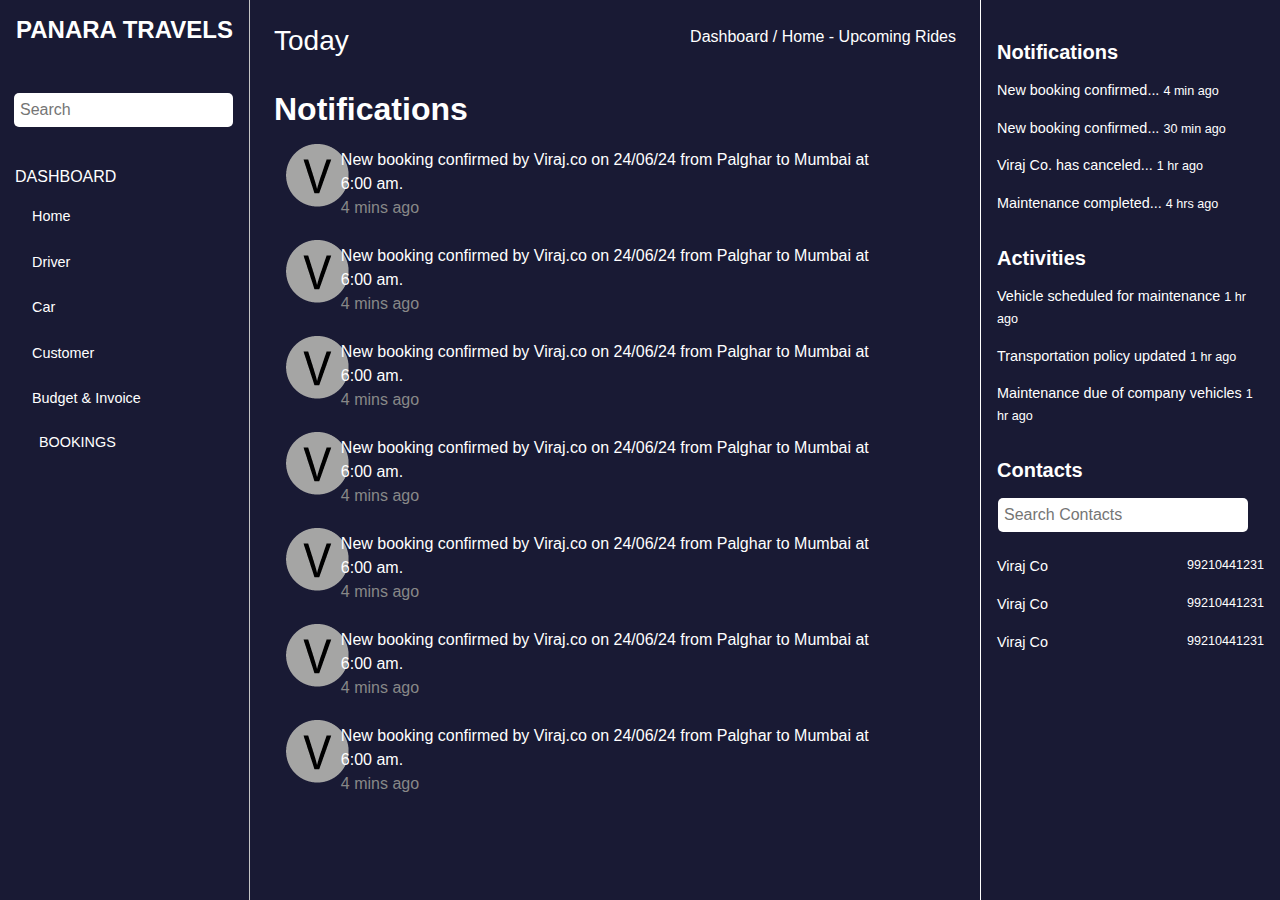
<file: notificationpage.html>
<!DOCTYPE html>
<html lang="en">
<head>
  <meta charset="UTF-8">
  <meta name="viewport" content="width=device-width, initial-scale=1.0">
  <title>Notifications</title>
  <link href="https://cdn.jsdelivr.net/npm/bootstrap@5.3.0-alpha1/dist/css/bootstrap.min.css" rel="stylesheet">
  <link rel="stylesheet" href="Mainstyles.css">
</head>
<body>

  <!-- Sidebar -->
  <div class="sidebar">
    <h4>PANARA TRAVELS</h4>
    <br>
    <div class="search-bar" style="margin-left: 14px;">
      <input type="text" placeholder="Search" aria-label="Search">
    </div>
    <br>
    <h6 style="margin-left: 15PX;">DASHBOARD</h6>
    <a href="./index.html"><i class="bi bi-house"></i>Home</a>
    <a href="./driverpage.html"><i class="bi bi-person"></i>Driver</a>
    <a href="./carpage.html"><i class="bi bi-car-front"></i>Car</a>
    <a href="./customerservice.html"><i class="bi bi-people"></i>Customer</a>
    <a href="./budgetandinvoice.html"><i class="bi bi-currency-dollar"></i>Budget & Invoice</a>
    <h6 style="margin-left: 15PX;"><a href="./bookings.html">BOOKINGS</a></h6>
  </div>

  <!-- Main Content -->
  <div class="main-content">
    <div class="main-header mb-4">
      <h3>Today</h3>
      <p>Dashboard / Home - Upcoming Rides</p>
    </div>

    <!-- <div class="row">
    </div>       -->

    <h2><b>Notifications</b></h2>
    <div class="container row my-3">
      <div class="container col-1">
        <img src="./LogoIcon.png" alt="">
      </div>
      <div class="container col py-1">
        <div class="container row">
          New booking confirmed by Viraj.co on 24/06/24 from Palghar to Mumbai at 6:00 am.
        </div>
        <div class="container row" style="color:#888;">
          4 mins ago
        </div>
      </div>
    </div>

    <div class="container row my-3">
      <div class="container col-1">
        <img src="./LogoIcon.png" alt="">
      </div>
      <div class="container col py-1">
        <div class="container row">
          New booking confirmed by Viraj.co on 24/06/24 from Palghar to Mumbai at 6:00 am.
        </div>
        <div class="container row" style="color:#888;">
          4 mins ago
        </div>
      </div>
    </div>

    <div class="container row my-3">
      <div class="container col-1">
        <img src="./LogoIcon.png" alt="">
      </div>
      <div class="container col py-1">
        <div class="container row">
          New booking confirmed by Viraj.co on 24/06/24 from Palghar to Mumbai at 6:00 am.
        </div>
        <div class="container row" style="color:#888;">
          4 mins ago
        </div>
      </div>
    </div>

    <div class="container row my-3">
      <div class="container col-1">
        <img src="./LogoIcon.png" alt="">
      </div>
      <div class="container col py-1">
        <div class="container row">
          New booking confirmed by Viraj.co on 24/06/24 from Palghar to Mumbai at 6:00 am.
        </div>
        <div class="container row" style="color:#888;">
          4 mins ago
        </div>
      </div>
    </div>

    <div class="container row my-3">
      <div class="container col-1">
        <img src="./LogoIcon.png" alt="">
      </div>
      <div class="container col py-1">
        <div class="container row">
          New booking confirmed by Viraj.co on 24/06/24 from Palghar to Mumbai at 6:00 am.
        </div>
        <div class="container row" style="color:#888;">
          4 mins ago
        </div>
      </div>
    </div>

    <div class="container row my-3">
      <div class="container col-1">
        <img src="./LogoIcon.png" alt="">
      </div>
      <div class="container col py-1">
        <div class="container row">
          New booking confirmed by Viraj.co on 24/06/24 from Palghar to Mumbai at 6:00 am.
        </div>
        <div class="container row" style="color:#888;">
          4 mins ago
        </div>
      </div>
    </div>

    <div class="container row my-3">
      <div class="container col-1">
        <img src="./LogoIcon.png" alt="">
      </div>
      <div class="container col py-1">
        <div class="container row">
          New booking confirmed by Viraj.co on 24/06/24 from Palghar to Mumbai at 6:00 am.
        </div>
        <div class="container row" style="color:#888;">
          4 mins ago
        </div>
      </div>
    </div>
  </div>

  <!-- Right Panel -->
  <div class="right-panel">
    <h5><a href="./notificationpage.html" style="text-decoration: none; color: white;">Notifications</a></h5>
    <div class="notification-item">New booking confirmed... <small>4 min ago</small></div>
    <div class="notification-item">New booking confirmed... <small>30 min ago</small></div>
    <div class="notification-item">Viraj Co. has canceled... <small>1 hr ago</small></div>
    <div class="notification-item">Maintenance completed... <small>4 hrs ago</small></div>

    <h5><a href="./activities.html" style="text-decoration: none; color: white;">Activities</a></h5>
    <div class="activity-item">Vehicle scheduled for maintenance <small>1 hr ago</small></div>
    <div class="activity-item">Transportation policy updated <small>1 hr ago</small></div>
    <div class="activity-item">Maintenance due of company vehicles <small>1 hr ago</small></div>

    <h5><a href="./contacts.html" style="text-decoration: none; color: white;">Contacts</a></h5>
    <div class="search-bar mt-3" style="margin-left: 1px;">
      <input type="text" placeholder="Search Contacts" aria-label="Search Contacts">
    </div>
    <div class="contact-item">Viraj Co <small>99210441231</small></div>
    <div class="contact-item">Viraj Co <small>99210441231</small></div>
    <div class="contact-item">Viraj Co <small>99210441231</small></div>
  </div>
  
  <script src="https://cdn.jsdelivr.net/npm/bootstrap@5.3.0-alpha1/dist/js/bootstrap.bundle.min.js"></script>
</body>
</html>
</file>
<file: Mainstyles.css>
/* General styling */
body {
    background-color: #191A34;
    color: #ffffff;
    font-family: Arial, sans-serif;
}

/* Sidebar styling */
.sidebar {
    background-color: #191A34;
    height: 100vh;
    padding-top: 1rem;
    position: fixed;
    width: 250px;
    border-right: 1px solid #c5c5c5;
}
.sidebar2 {
    background-color:#191A34;
    height: 5vh;
    padding-top: 1rem;
    position: fixed;
    width: 230px;
    border-radius: 5px;
}

.sidebar h4 {
    padding-left: 1rem;
    font-weight: bold;
}

.sidebar a {
    display: flex;
    align-items: center;
    padding: 0.75rem 1.5rem;
    color: #ffffff;
    text-decoration: none;
    font-size: 0.9rem;
}

.sidebar3 {
    display: flex;
    align-items: center;
    padding: 0.75rem 1.5rem;
    color: black;
    text-decoration: none;
    font-size: 0.9rem;
}

.sidebar a:hover,
.sidebar a.active {
    background-color: #444;
}

.sidebar i {
    margin-right: 0.5rem;
}

.sidebar h5 {
    padding: 1rem 1rem;
    font-size: 1rem;
    color: white;
}
.sidebar h5:hover {
    background-color: #444;
}

/* Main content styling */
.main-content {
    margin-left: 250px;
    margin-right: 300px;
    padding: 1.5rem;
}

.main-header {
    display: flex;
    justify-content: space-between;
    align-items: center;
    color: #ffffff;
}
/* Right Panel */
.right-panel {
    background-color: #191A34;
    color: #ffffff;
    position: fixed;
    right: 0;
    top: 0;
    width: 300px;
    height: 100vh;
    overflow-y: auto;
    padding: 1rem;
    border-left: 1px solid #ffffff;
}

.right-panel h5 {
    font-weight: bold;
    margin-top: 1.5rem;
}
.notification-item,
.activity-item,
.contact-item {
    font-size: 0.9rem;
    padding: 0.5rem 0;
    color: white;
}

.contact-item {
    display: flex;
    justify-content: space-between;
}

.contact-item small {
    color: white;
}
/* Responsive adjustments */
@media (max-width: 992px) {

    .sidebar,
    .right-panel {
        width: 100%;
        height: auto;
        position: relative;
    }

    .main-content {
        margin-left: 0;
        margin-right: 0;
    }
}

.search-bar {
    display: flex;
    align-items: left;
    margin: 1rem;
    padding: 0.25rem;
    background-color: #fff;
    border-radius: 5px;
}

.search-bar input {
    border: none;
    outline: none;
    background: transparent;
    color: #ffffff;
    width: 100%;
}
.search-bar button {
    background: none;
    border: none;
    color: #ffffff;
    cursor: pointer;
    font-size: 1.2rem;
}
</file>
